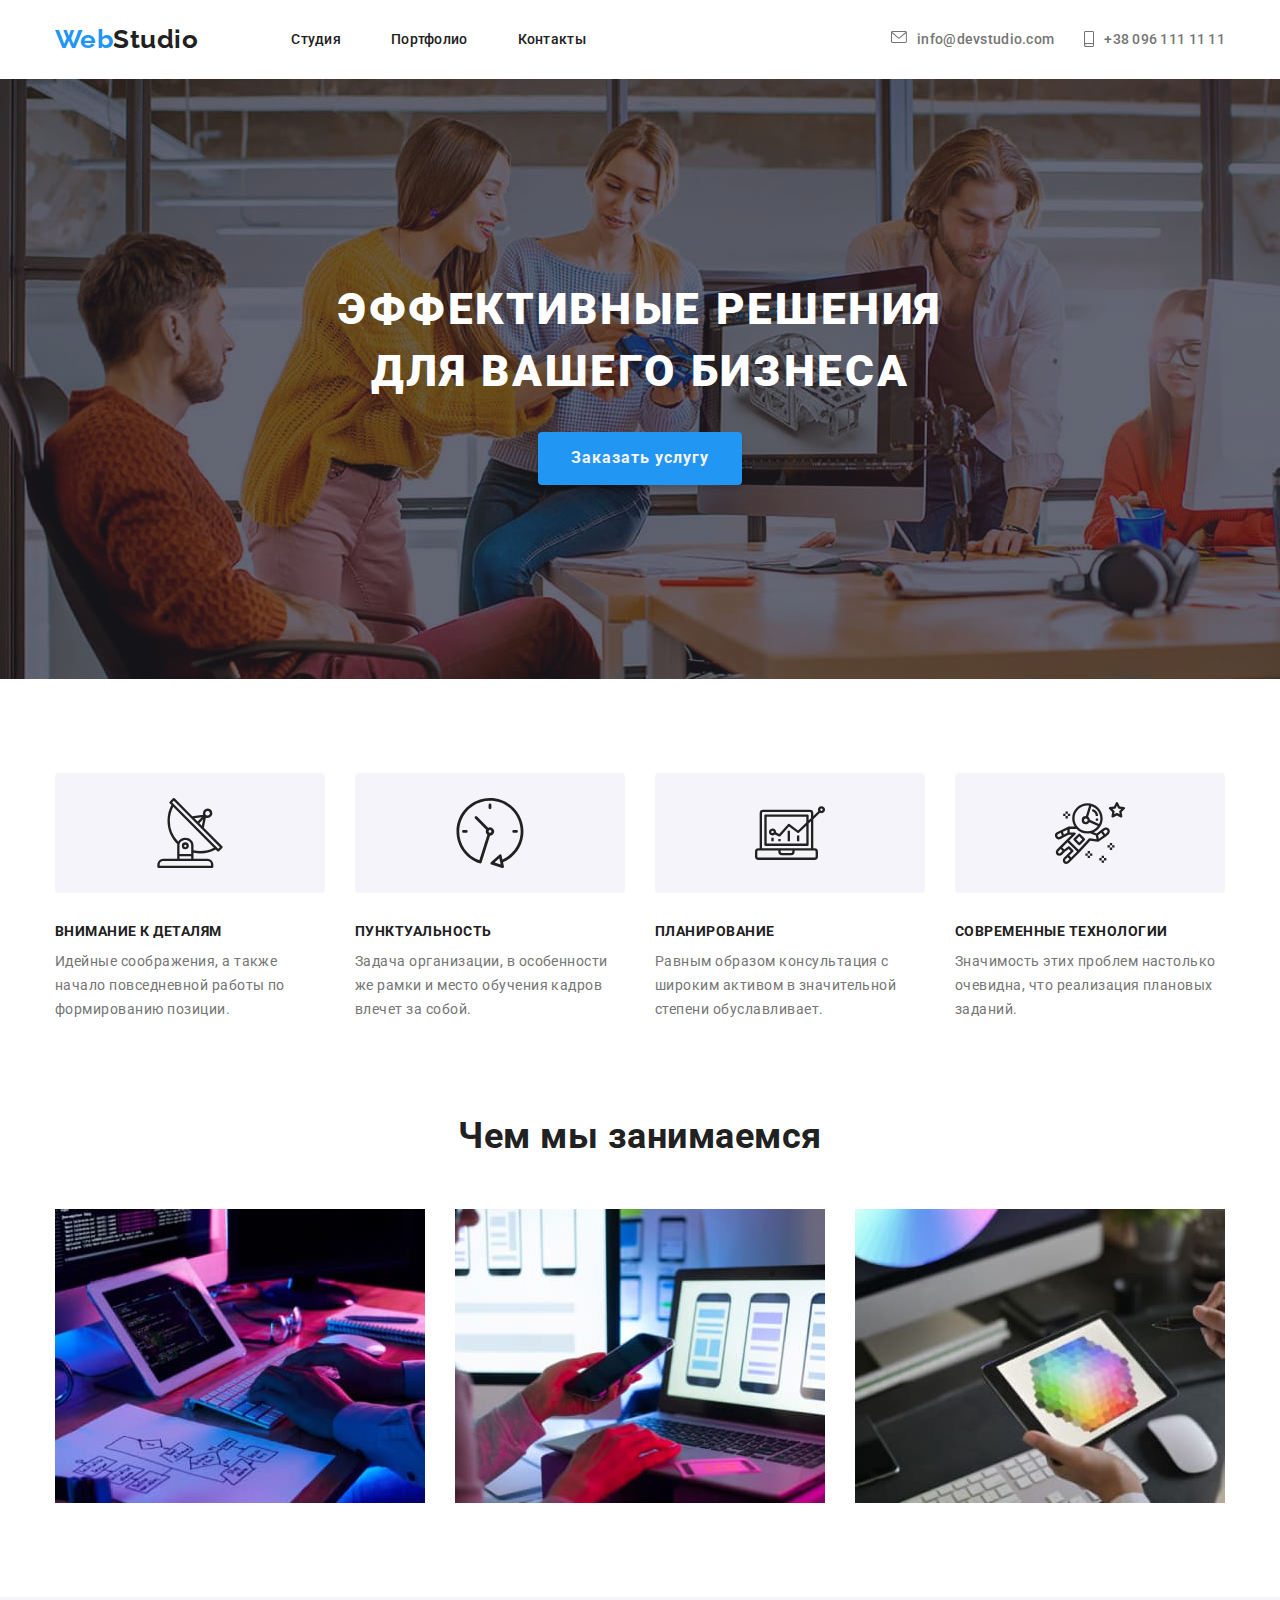
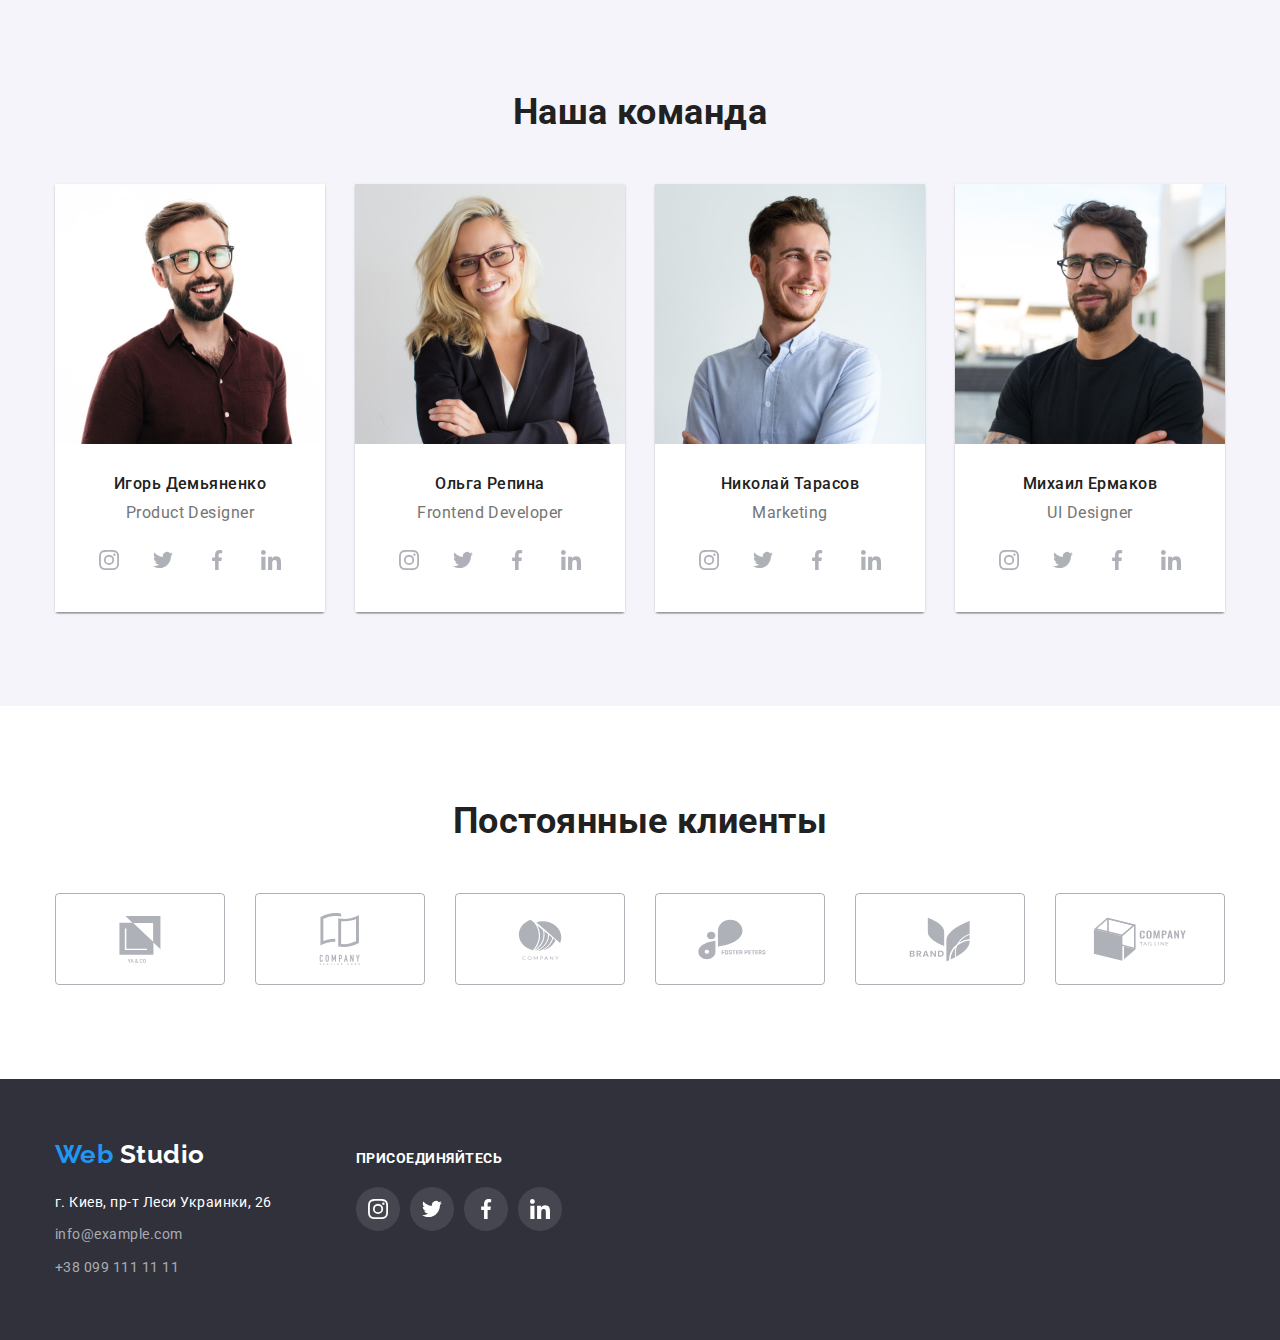
<file: index.html>
<!DOCTYPE html>
<html lang="ru">
  <head>
    <meta charset="UTF-8" />
    <meta http-equiv="X-UA-Compatible" content="IE=edge" />
    <meta name="viewport" content="width=device-width, initial-scale=1.0" />
    <title>Document</title>
    <link
      href="https://fonts.googleapis.com/css2?family=Raleway:wght@700&family=Roboto:wght@400;500;700;900&display=swap"
      rel="stylesheet"
    />
    <link
      rel="stylesheet"
      href="https://cdnjs.cloudflare.com/ajax/libs/modern-normalize/1.1.0/modern-normalize.min.css"
    />
    <link rel="stylesheet" href="./css/styles.css" />
  </head>
  <body>
    <!--Header-->
    <header class="page-header">
      <div class="container main-nav">
        <nav class="main-nav">
          <a lang="en" href="./index.html" class="logo link"
            ><span class="web"> Web</span>Studio</a
          >
          <ul class="site-nav list">
            <li class="site-nav-item">
              <a href="./index.html" class="site-nav-link link">Студия</a>
            </li>
            <li class="site-nav-item">
              <a href="./portfolio.html" class="site-nav-link link"
                >Портфолио</a
              >
            </li>
            <li class="site-nav-item">
              <a href="" class="site-nav-link link">Контакты</a>
            </li>
          </ul>
        </nav>
        <ul class="contact-nav list">
          <li class="contact-nav-item">
            <a href="mailto:info@devstudio.com" class="contact-nav-link link">
              <svg class="icon-envelope">
                <use href="./images/icons.svg#icon-envelope"></use>
              </svg>
              info@devstudio.com
            </a>
          </li>
          <li class="contact-nav-item">
            <a href="tel:+380961111111" class="contact-nav-link link">
              <svg class="icon-smartphone">
                <use href="./images/icons.svg#icon-smartphone"></use>
              </svg>
              +38 096 111 11 11
            </a>
          </li>
        </ul>
      </div>
    </header>
    <main>
      <!--Hero секция1-->
      <section class="hero section">
        <div class="container">
          <h1 class="hero-title">
            Эффективные решения <br />
            для вашего бизнеса
          </h1>
          <button type="button" class="main-button">Заказать услугу</button>
        </div>
      </section>
      <!--Преимущества секция2-->
      <section class="advantage section">
        <div class="container">
          <h2 class="advantage-list">Список преимуществ</h2>
          <ul class="advantage-content list">
            <li class="advantage-item">
              <div class="icon-background">
                <svg class="icon-antenna">
                  <use href="./images/icons.svg#icon-antenna"></use>
                </svg>
              </div>
              <h3 class="advantage-list-item">Внимание к деталям</h3>
              <p class="advantage-list-text text">
                Идейные соображения, а также начало повседневной работы по
                формированию позиции.
              </p>
            </li>
            <li class="advantage-item">
              <div class="icon-background">
                <svg class="icon-clock">
                  <use href="./images/icons.svg#icon-clock"></use>
                </svg>
              </div>
              <h3 class="advantage-list-item">Пунктуальность</h3>
              <p class="advantage-list-text text">
                Задача организации, в особенности же рамки и место обучения
                кадров влечет за собой.
              </p>
            </li>
            <li class="advantage-item">
              <div class="icon-background">
                <svg class="icon-diagram">
                  <use href="./images/icons.svg#icon-diagram"></use>
                </svg>
              </div>
              <h3 class="advantage-list-item">Планирование</h3>
              <p class="advantage-list-text text">
                Равным образом консультация с широким активом в значительной
                степени обуславливает.
              </p>
            </li>
            <li class="advantage-item">
              <div class="icon-background">
                <svg class="icon-astronaut">
                  <use href="./images/icons.svg#icon-astronaut"></use>
                </svg>
              </div>
              <h3 class="advantage-list-item">Современные технологии</h3>
              <p class="advantage-list-text text">
                Значимость этих проблем настолько очевидна, что реализация
                плановых заданий.
              </p>
            </li>
          </ul>
        </div>
      </section>
      <!--Чем мы занимаемся секция3-->
      <section class="responsibilities section">
        <div class="container">
          <h2 class="responsibilities-list">Чем мы занимаемся</h2>
          <ul class="responsibilities-content list">
            <li class="responsibilities-item">
              <img
                class="responsibilities-image"
                src="./images/section-pictures/soft-architecture.jpg"
                alt="руки на клавиатуре, набирающие код"
                width="370"
              />
            </li>
            <li class="responsibilities-item">
              <img
                class="responsibilities-image"
                src="./images/section-pictures/screen-design.jpg"
                alt="выбор дизайна разметки страницы на мониторе компьютера"
                width="370"
              />
            </li>
            <li class="responsibilities-item">
              <img
                class="responsibilities-image"
                src="./images/section-pictures/color-design.jpg"
                alt="выбор цветов на екране планшета"
                width="370"
              />
            </li>
          </ul>
        </div>
      </section>
      <!--Наша команда секция4-->
      <section class="team section">
        <div class="container">
          <h2 class="team-list">Наша команда</h2>
          <ul class="team-pics list">
            <li class="team-item">
              <img
                class="team-image"
                src="./images/section-people/igor.jpg"
                alt="Игорь Демьяненко"
              />
              <div class="member-description">
                <h3 class="team-member">Игорь Демьяненко</h3>
                <p lang="en" class="team-member-text text">Product Designer</p>
                <ul class="member-icon list">
                  <li class="icon-list">
                    <a href="" class="icon-link">
                      <svg class="icon-instagram">
                        <use href="./images/icons.svg#icon-instagram"></use>
                        instagram
                      </svg>
                    </a>
                  </li>

                  <li class="icon-list">
                    <a href="" class="icon-link">
                      <svg class="icon-twitter">
                        <use href="./images/icons.svg#icon-twitter"></use>
                        twitter
                      </svg>
                    </a>
                  </li>

                  <li class="icon-list">
                    <a href="" class="icon-link">
                      <svg class="icon-facebook">
                        <use href="./images/icons.svg#icon-facebook"></use>
                        facebook
                      </svg>
                    </a>
                  </li>

                  <li class="icon-list">
                    <a href="" class="icon-link">
                      <svg class="icon-linkedin">
                        <use href="./images/icons.svg#icon-linkedin"></use>
                        linkedin
                      </svg>
                    </a>
                  </li>
                </ul>
              </div>
            </li>
            <li class="team-item">
              <img
                class="team-image"
                src="./images/section-people/olga.jpg"
                alt="Ольга Репина"
                width="270"
              />
              <div class="member-description">
                <h3 class="team-member">Ольга Репина</h3>
                <p lang="en" class="team-member-text text">
                  Frontend Developer
                </p>
                <ul class="member-icon list">
                  <li class="icon-list">
                    <a href="" class="icon-link">
                      <svg class="icon-instagram">
                        <use href="./images/icons.svg#icon-instagram"></use>
                        instagram
                      </svg>
                    </a>
                  </li>

                  <li class="icon-list">
                    <a href="" class="icon-link">
                      <svg class="icon-twitter">
                        <use href="./images/icons.svg#icon-twitter"></use>
                        twitter
                      </svg>
                    </a>
                  </li>

                  <li class="icon-list">
                    <a href="" class="icon-link">
                      <svg class="icon-facebook">
                        <use href="./images/icons.svg#icon-facebook"></use>
                        facebook
                      </svg>
                    </a>
                  </li>

                  <li class="icon-list">
                    <a href="" class="icon-link">
                      <svg class="icon-linkedin">
                        <use href="./images/icons.svg#icon-linkedin"></use>
                        linkedin
                      </svg>
                    </a>
                  </li>
                </ul>
              </div>
            </li>
            <li class="team-item">
              <img
                class="team-image"
                src="./images/section-people/nikolai.jpg"
                alt="Николай Тарасов"
                width="270"
              />
              <div class="member-description">
                <h3 class="team-member">Николай Тарасов</h3>
                <p lang="en" class="team-member-text text">Marketing</p>
                <ul class="member-icon list">
                  <li class="icon-list">
                    <a href="" class="icon-link">
                      <svg class="icon-instagram">
                        <use href="./images/icons.svg#icon-instagram"></use>
                        instagram
                      </svg>
                    </a>
                  </li>

                  <li class="icon-list">
                    <a href="" class="icon-link">
                      <svg class="icon-twitter">
                        <use href="./images/icons.svg#icon-twitter"></use>
                        twitter
                      </svg>
                    </a>
                  </li>

                  <li class="icon-list">
                    <a href="" class="icon-link">
                      <svg class="icon-facebook">
                        <use href="./images/icons.svg#icon-facebook"></use>
                        facebook
                      </svg>
                    </a>
                  </li>

                  <li class="icon-list">
                    <a href="" class="icon-link">
                      <svg class="icon-linkedin">
                        <use href="./images/icons.svg#icon-linkedin"></use>
                        linkedin
                      </svg>
                    </a>
                  </li>
                </ul>
              </div>
            </li>
            <li class="team-item">
              <img
                class="team-image"
                src="./images/section-people/mikhail.jpg"
                alt="Михаил Ермаков"
                width="270"
              />
              <div class="member-description">
                <h3 class="team-member">Михаил Ермаков</h3>
                <p lang="en" class="team-member-text text">UI Designer</p>
                <ul class="member-icon list">
                  <li class="icon-list">
                    <a href="" class="icon-link">
                      <svg class="icon-instagram">
                        <use href="./images/icons.svg#icon-instagram"></use>
                        instagram
                      </svg>
                    </a>
                  </li>
                  <li class="icon-list">
                    <a href="" class="icon-link">
                      <svg class="icon-twitter">
                        <use href="./images/icons.svg#icon-twitter"></use>
                        twitter
                      </svg>
                    </a>
                  </li>
                  <li class="icon-list">
                    <a href="" class="icon-link">
                      <svg class="icon-facebook">
                        <use href="./images/icons.svg#icon-facebook"></use>
                        facebook
                      </svg>
                    </a>
                  </li>
                  <li class="icon-list">
                    <a href="" class="icon-link">
                      <svg class="icon-linkedin">
                        <use href="./images/icons.svg#icon-linkedin"></use>
                        linkedin
                      </svg>
                    </a>
                  </li>
                </ul>
              </div>
            </li>
          </ul>
        </div>
      </section>
      <!-- Постоянные клиенты секция5-->
      <section>
         <div class="container">
        <h2 class="constant-clients">Постоянные клиенты</h3>
        <ul class="client-galery list">
          <li class="client-list">
            <a href="" class="client-icon">
              <svg class="icon-ya-ko">
                <use href="./images/icons.svg#icon-ya-ko"></use>
                ya-ko company
              </svg>
            </a>
          </li>
          <li class="client-list">
            <a href="" class="client-icon">
              <svg class="icon-tagline-here">
                <use href="./images/icons.svg#icon-tagline-here"></use>
                tagline-her company
              </svg>
            </a>
          </li>
          <li class="client-list">
            <a href="" class="client-icon">
              <svg class="icon-company">
                <use href="./images/icons.svg#icon-company"></use>
                icon company
              </svg>
            </a>
          </li>
          <li class="client-list">
            <a href="" class="client-icon">
              <svg class="icon-foster-peters">
                <use href="./images/icons.svg#icon-foster-peters"></use>
                foster-peters company
              </svg>
            </a>
          </li>
          <li class="client-list">
            <a href="" class="client-icon">
              <svg class="icon-brand">
                <use href="./images/icons.svg#icon-brand"></use>
                brand company
              </svg>
            </a>
          </li>
          <li class="client-list">
            <a href="" class="client-icon">
              <svg class="icon-tag-line">
                <use href="./images/icons.svg#icon-tag-line"></use>
                tag-line company
              </svg>
            </a>
          </li>
        </ul>
        </div>
      </section>
    </main>

    <!--Footer-->
    <footer class="footer">
      <div class="container footer-container">
        <div class="address-container">
          <a lang="en" href="./index.html" class="logo-footer link"
            ><span class="web-footer">Web</span>
            <span class="studio-footer">Studio</span>
          </a>
          <address>
            <ul class="nav-footer list">
              <li class="footer-address">
                <a href="" class="nav-footer-adress link"
                  >г. Киев, пр-т Леси Украинки, 26
                </a>
              </li>
              <li class="footer-address">
                <a
                  href="mailto:info@example.com"
                  class="nav-footer-contact link"
                  >info@example.com
                </a>
              </li>
              <li class="footer-address">
                <a href="tel:+380991111111" class="nav-footer-contact link"
                  >+38 099 111 11 11
                </a>
              </li>
            </ul>
          </address>
        </div>
      
        <!--social link icons footer-->
        <div class="join-container">
          <h3 class="join">присоединяйтесь</h3>
          <ul class="member-icon-footer list">
            <li class="link-list">
              <a href="" class="icon-link-footer">
                <svg class="icon-instagram-footer">
                  <use href="./images/icons.svg#icon-instagram"></use>
                  instagram
                </svg>
              </a>
            </li>
            <li class="link-list">
              <a href="" class="icon-link-footer">
                <svg class="icon-twitter-footer">
                  <use href="./images/icons.svg#icon-twitter"></use>
                  twitter
                </svg>
              </a>
            </li>
            <li class="link-list">
              <a href="" class="icon-link-footer">
                <svg class="icon-facebook-footer">
                  <use href="./images/icons.svg#icon-facebook"></use>
                  facebook
                </svg>
              </a>
            </li>
            <li class="link-list">
              <a href="" class="icon-link-footer">
                <svg class="icon-linkedin-footer">
                  <use href="./images/icons.svg#icon-linkedin"></use>
                  linkedin
                </svg>
              </a>
            </li>
          </ul>
        </div>
      </div>
      </div>
    </footer>
  </body>
</html>
</file>
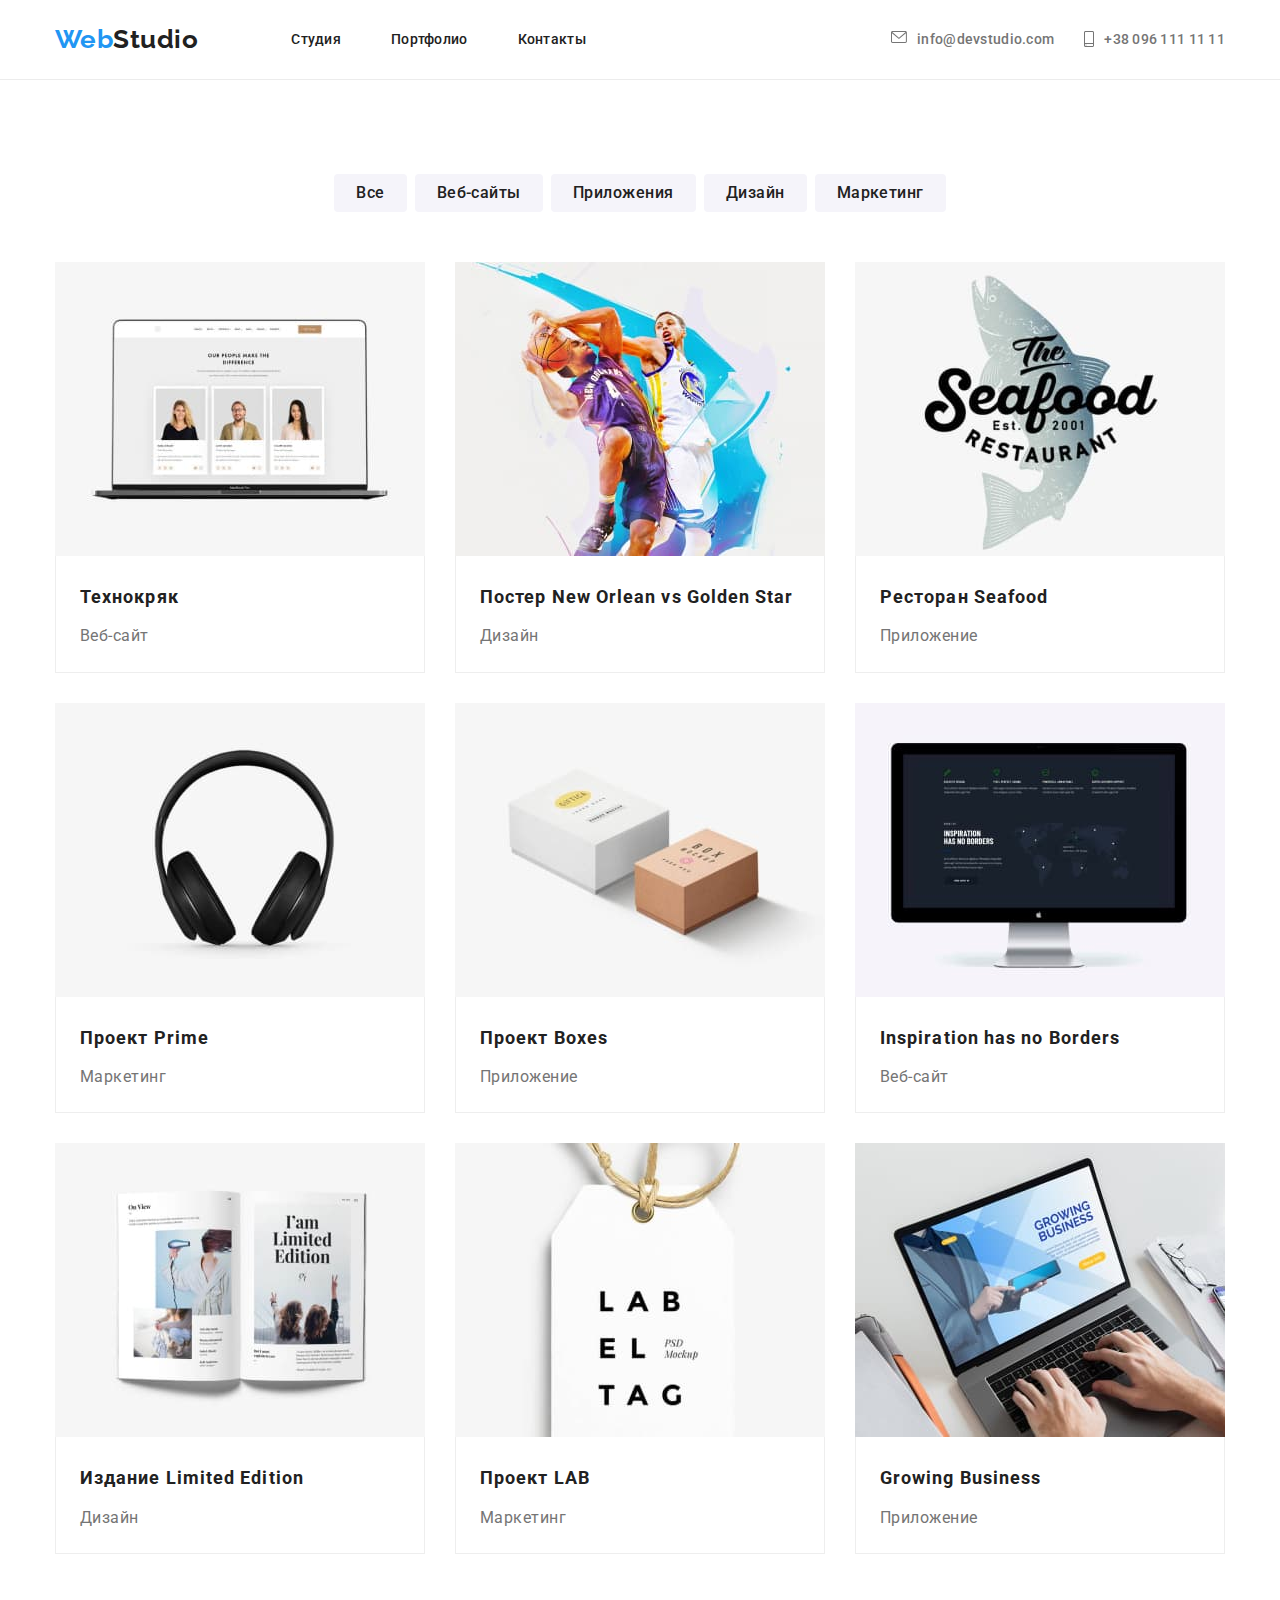
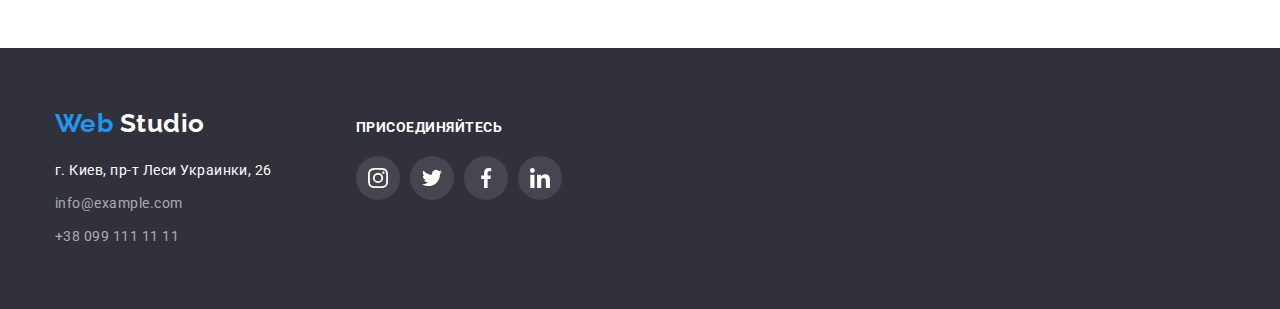
<file: portfolio.html>
<!DOCTYPE html>
<html lang="ru">
  <head>
    <meta charset="UTF-8" />
    <meta http-equiv="X-UA-Compatible" content="IE=edge" />
    <meta name="viewport" content="width=device-width, initial-scale=1.0" />
    <title>Document</title>
    <link
      href="https://fonts.googleapis.com/css2?family=Raleway:wght@700&family=Roboto:wght@400;500;700;900&display=swap"
      rel="stylesheet"
    />
    <link
      rel="stylesheet"
      href="https://cdnjs.cloudflare.com/ajax/libs/modern-normalize/1.1.0/modern-normalize.min.css"
    />
    <link rel="stylesheet" href="./css/styles.css" />
  </head>
  <body>
    <!--Header-->
    <header class="page-header-portfolio">
      <div class="container main-nav">
        <nav class="main-nav">
          <a lang="en" href="./index.html" class="logo link"
            ><span class="web"> Web</span>Studio</a
          >
          <ul class="site-nav list">
            <li class="site-nav-item">
              <a href="./index.html" class="site-nav-link link">Студия</a>
            </li>
            <li class="site-nav-item">
              <a href="./portfolio.html" class="site-nav-link link"
                >Портфолио</a
              >
            </li>
            <li class="site-nav-item">
              <a href="" class="site-nav-link link">Контакты</a>
            </li>
          </ul>
        </nav>
        <ul class="contact-nav list">
          <li class="contact-nav-item">
            <a href="mailto:info@devstudio.com" class="contact-nav-link link">
              <svg class="icon-envelope">
                <use href="./images/icons.svg#icon-envelope"></use>
              </svg>
              info@devstudio.com
            </a>
          </li>
          <li class="contact-nav-item">
            <a href="tel:+380961111111" class="contact-nav-link link">
              <svg class="icon-smartphone">
                <use href="./images/icons.svg#icon-smartphone"></use>
              </svg>
              +38 096 111 11 11
            </a>
          </li>
        </ul>
      </div>
    </header>
    <!--Main - the only one section-->
    <main>
      <section class="portfolio">
        <div class="container portfolio-content">
          <h1 class="portfolio-title">Проекты студии</h1>
          <!--Кнопки-фильтры-->
          <ul class="button-list list">
            <li class="button-item">
              <button type="button" class="portfolio-button">Все</button>
            </li>
            <li class="button-item">
              <button type="button" class="portfolio-button">Веб-сайты</button>
            </li>
            <li class="button-item">
              <button type="button" class="portfolio-button">Приложения</button>
            </li>
            <li class="button-item">
              <button type="button" class="portfolio-button">Дизайн</button>
            </li>
            <li class="button-item">
              <button type="button" class="portfolio-button">Маркетинг</button>
            </li>
          </ul>
          <!--Галерея-->
          <ul class="portfolio-galery list">
            <li class="portfolio-item">
              <a class="link" href="">
                <img
                  src="./images/project-technokriak.jpg"
                  alt="Технокряк"
                  width="370"
                  class="portfollio-img"
                />
                <div class="item-description">
                  <h2 class="portfolio-name">Технокряк</h2>
                  <p class="portfolio-description text">Веб-сайт</p>
                </div>
              </a>
            </li>
            <li class="portfolio-item">
              <a href="" class="link">
                <img
                  src="./images/new-orlean-vs-golden-star.jpg"
                  alt="Дизайн постера баскетнбольной игры"
                  width="370"
                  class="portfollio-img"
                />
                <div class="item-description">
                  <h2 class="portfolio-name">
                    Постер New Orlean vs Golden Star
                  </h2>
                  <p class="portfolio-description text">Дизайн</p>
                </div>
              </a>
            </li>
            <li class="portfolio-item">
              <a href="" class="link">
                <img
                  src="./images/seafood-rest.jpg"
                  alt="Лого ресторана морской еды"
                  width="370"
                  class="portfollio-img"
                />
                <div class="item-description">
                  <h2 class="portfolio-name">Ресторан Seafood</h2>
                  <p class="portfolio-description text">Приложение</p>
                </div>
              </a>
            </li>
            <li class="portfolio-item">
              <a href="" class="link">
                <img
                  src="./images/prime-project.jpg"
                  alt="Проект Прайм"
                  width="370"
                  class="portfollio-img"
                />
                <div class="item-description">
                  <h2 class="portfolio-name">Проект Prime</h2>
                  <p class="portfolio-description text">Маркетинг</p>
                </div>
              </a>
            </li>
            <li class="portfolio-item">
              <a href="" class="link">
                <img
                  src="./images/boxes-project.jpg"
                  alt="Проект коробки"
                  width="370"
                  class="portfollio-img"
                />
                <div class="item-description">
                  <h2 class="portfolio-name">Проект Boxes</h2>
                  <p class="portfolio-description text">Приложение</p>
                </div>
              </a>
            </li>
            <li class="portfolio-item">
              <a href="" class="link">
                <img
                  src="./images/inspiration-has-no-borders.jpg"
                  alt="Монитор с вебсайтом компании"
                  width="370"
                  class="portfollio-img"
                />
                <div class="item-description">
                  <h2 class="portfolio-name">Inspiration has no Borders</h2>
                  <p class="portfolio-description text">Веб-сайт</p>
                </div>
              </a>
            </li>
            <li class="portfolio-item">
              <a href="" class="link">
                <img
                  src="./images/limited-edition.jpg"
                  alt="Разворот журнала"
                  width="370"
                  class="portfollio-img"
                />
                <div class="item-description">
                  <h2 class="portfolio-name">Издание Limited Edition</h2>
                  <p class="portfolio-description text">Дизайн</p>
                </div>
              </a>
            </li>
            <li class="portfolio-item">
              <a href="" class="link">
                <img
                  src="./images/lab-project.jpg"
                  alt="Ярлык с названием компании"
                  width="370"
                  class="portfollio-img"
                />
                <div class="item-description">
                  <h2 class="portfolio-name">Проект LAB</h2>
                  <p class="portfolio-description text">Маркетинг</p>
                </div>
              </a>
            </li>
            <li class="portfolio-item">
              <a href="" class="link">
                <img
                  src="./images/growing-business.jpg"
                  alt="Руки на ноутбуке"
                  width="370"
                  class="portfollio-img"
                />
                <div class="item-description">
                  <h2 class="portfolio-name">Growing Business</h2>
                  <p class="portfolio-description text">Приложение</p>
                </div>
              </a>
            </li>
          </ul>
        </div>
      </section>
    </main>
     <!--Footer-->
    <footer class="footer">
      <div class="container footer-container">
        <div class="address-container">
          <a lang="en" href="./index.html" class="logo-footer link"
            ><span class="web-footer">Web</span>
            <span class="studio-footer">Studio</span>
          </a>
          <address>
            <ul class="nav-footer list">
              <li class="footer-address">
                <a href="" class="nav-footer-adress link"
                  >г. Киев, пр-т Леси Украинки, 26
                </a>
              </li>
              <li class="footer-address">
                <a
                  href="mailto:info@example.com"
                  class="nav-footer-contact link"
                  >info@example.com
                </a>
              </li>
              <li class="footer-address">
                <a href="tel:+380991111111" class="nav-footer-contact link"
                  >+38 099 111 11 11
                </a>
              </li>
            </ul>
          </address>
        </div>
      
        <!--social link icons footer-->
        <div class="join-container">
          <h3 class="join">присоединяйтесь</h3>
          <ul class="member-icon-footer list">
            <li class="link-list">
              <a href="" class="icon-link-footer">
                <svg class="icon-instagram-footer">
                  <use href="./images/icons.svg#icon-instagram"></use>
                  instagram
                </svg>
              </a>
            </li>
            <li class="link-list">
              <a href="" class="icon-link-footer">
                <svg class="icon-twitter-footer">
                  <use href="./images/icons.svg#icon-twitter"></use>
                  twitter
                </svg>
              </a>
            </li>
            <li class="link-list">
              <a href="" class="icon-link-footer">
                <svg class="icon-facebook-footer">
                  <use href="./images/icons.svg#icon-facebook"></use>
                  facebook
                </svg>
              </a>
            </li>
            <li class="link-list">
              <a href="" class="icon-link-footer">
                <svg class="icon-linkedin-footer">
                  <use href="./images/icons.svg#icon-linkedin"></use>
                  linkedin
                </svg>
              </a>
            </li>
          </ul>
        </div>
      </div>
      </div>
    </footer>
  </body>
</html>
</file>
<file: css/styles.css>
:root {
    --primary-text-color: #212121;
    --secondary-text-color: #757575;
    --accent-color: #2196F3;
    --primary-background-color: #FFFFFF;
    --secondary-background-color: #F5F4FA;
    --footer-color: hsl(235, 10%, 21%);
    --icon-color: #AFB1B8;
}

/*для разметки
header,
div,
footer,
section,
main,
ul,
li,
h1,
h2,
h3,
p {
    outline: 2px solid tomato;
}*/

/*скидываем точки возле списка и марджины для ul*/
.list {
    list-style: none;
}

/*«B1» глобальне скидання стилів <h1>...<h6>, <p>і <ul>.*/
h1,
h2,
h3,
p,
ul,
li {
    margin-top: 0;
    margin-bottom: 0;
    padding: 0;
}

/*скидываем подчеркивания линков*/
.link {
    text-decoration: none;
}

/*текст тега р*/
.text {
    color: var(--secondary-text-color);
}

/*«B15» Для всіх .section padding верх низ 94 */
.section {
    padding-top: 94px;
    padding-bottom: 94px;
}

/*body */
body {
    background-color: var(--primary-background-color);
    color: var(--primary-text-color);
    font-family: 'Roboto', sans-serif;
    letter-spacing: 0.03em;
    margin: 0 auto;
}

.container {
    width: 1200px;
    padding-left: 15px;
    padding-right: 15px;
    margin: 0 auto;
}

.main-nav {
    display: flex;
    align-items: center;
}

/*page-header*/
.page-header {
    padding-top: 24px;
    padding-bottom: 24px;
    /*background-color: #ccc;*/
}

.page-header-portfolio {
    padding-top: 24px;
    padding-bottom: 24px;
    border-bottom: 1px solid #ECECEC;
}


/*logo header*/
.logo {
    color: var(--primary-text-color);
    font-family: 'Raleway', sans-serif;
    font-weight: 700;
    font-size: 26px;
    line-height: 1.2;
    margin-right: 93px;
}

.logo>.web {
    color: var(--accent-color);
}

/* список навигации header*/
.site-nav {
    display: flex;
}

.site-nav-item {
    margin-right: 50px;
}

.site-nav-item:last-child {
    margin-right: 0;
}

.site-nav-link {
    color: var(--primary-text-color);
    font-weight: 500;
    font-size: 14px;
    line-height: 1.2;
    letter-spacing: 0.02em;
}

.site-nav-link:hover,
.site-nav-link:focus {
    color: var(--accent-color);

}

/* список контактов header*/
.contact-nav {
    display: flex;
    margin-left: auto;
}

.contact-nav-item:not(:last-child) {
    margin-right: 30px;
}

.contact-nav-link {
    display: flex;
    color: var(--secondary-text-color);
    font-weight: 500;
    font-size: 14px;
    line-height: 1.2;
    letter-spacing: 0.02em;
}

.contact-nav-link:hover,
.contact-nav-link:focus {
    color: var(--accent-color);
}

/*иконки header*/
.icon-envelope {
    width: 16px;
    height: 12px;
    margin-right: 10px;
    fill: currentColor;
}

.icon-smartphone {
    width: 10px;
    height: 16px;
    margin-right: 10px;
    fill: currentColor;
}

/*первая секция Hero*/

.hero {
    height: 600px;
    max-width: 1600px;
    margin-left: auto;
    margin-right: auto;
    padding-bottom: 200px;
    padding-top: 200px;
    background-repeat: no-repeat;
    background-position: center;
    background-size: cover;
    background: #C4C4C4;
    background-image: linear-gradient(rgba(47, 48, 58, 0.4),
            rgba(47, 48, 58, 0.4)),
        url("../images/hero-img.jpg");
}

.hero-title {
    font-weight: 900;
    font-size: 44px;
    line-height: 1.4;
    text-align: center;
    letter-spacing: 0.06em;
    text-transform: uppercase;
    margin-bottom: 30px;
    color: var(--primary-background-color);
}

/*main-button для index.html */
.main-button {
    background-color: var(--accent-color);
    color: var(--secondary-background-color);
    font-family: inherit;
    font-weight: 700;
    font-size: 16px;
    line-height: 1.9;
    display: flex;
    align-items: center;
    text-align: center;
    letter-spacing: 0.06em;
    cursor: pointer;
    margin-left: auto;
    margin-right: auto;
    min-width: 200px;
    padding: 10px 32px;
    box-shadow: 0px 4px 4px rgba(0, 0, 0, 0.15);
    border-radius: 4px;
    border: 1px solid transparent;
}

/*вторая секция advantage*/
/* скрываем h2 .advantage-lis - как костыль, на след занятиях разберем*/
.advantage-list {
    display: none;
}

.advantage-content {
    display: flex;
}

.advantage-item {
    width: 270;
}

.advantage-item:not(:last-child) {
    margin-right: 30px;
}

.advantage-list-item {
    font-weight: 700;
    font-size: 14px;
    line-height: 1.2;
    text-transform: uppercase;
    margin-bottom: 10px;
}

.advantage-list-text {
    font-size: 14px;
    line-height: 1.7;
}


/*icons for Преимущества секция2*/
.icon-background {
    background-color: var(--secondary-background-color);
    width: 270px;
    height: 120px;
    display: flex;
    align-items: center;
    justify-content: center;
    border-radius: 4px;
    margin-bottom: 30px;
}

.icon-antenna {
    width: 70px;
    height: 70px;
    background-position: center;
    fill: var(--primary-text-color);
}

.icon-clock {
    width: 70px;
    height: 70px;
    background-position: center;
    fill: var(--primary-text-color);
}

.icon-diagram {
    width: 70px;
    height: 70px;
    background-position: center;
    fill: var(--primary-text-color);
}

.icon-astronaut {
    width: 70px;
    height: 70px;
    background-position: center;
    fill: var(--primary-text-color);
}

/*.advantage-item::before{
    display: block;
    content: "";
    height: 120px;
    background-color:var(--secondary-background-color);
    border-radius: 4px;
    background-repeat: no-repeat;
    background-position: center;
    }*/

/*третья секция responsibilities*/
.responsibilities {
    padding-top: 0;
}

.responsibilities-image {
    display: block;
}

.responsibilities-content {
    display: flex;
}

.responsibilities-item:not(:last-child) {
    margin-right: 30px;
}

.responsibilities-list {
    font-weight: 700;
    font-size: 36px;
    line-height: 1.2;
    text-align: center;
    margin-bottom: 50px;
}

/*четвертая секция team*/
.team {
    background-color: var(--secondary-background-color);
}

.team-pics {
    display: inline-flex;
}

.team-image {
    display: block;
    width: 270px;
}

.team-item:not(:last-child) {
    margin-right: 30px;
}

.team-item {
    box-shadow: 0px 1px 3px rgba(0, 0, 0, 0.12), 0px 1px 1px rgba(0, 0, 0, 0.14), 0px 2px 1px rgba(0, 0, 0, 0.2);
    border-radius: 0px 0px 4px 4px;
}

.member-description {
    background-color: var(--primary-background-color);
    padding-top: 30px;
    padding-bottom: 30px;
}

.team-list {
    font-weight: 700;
    font-size: 36px;
    line-height: 1.2;
    text-align: center;
    margin-bottom: 50px;
}

.team-member {
    font-weight: 500;
    font-size: 16px;
    line-height: 1.2;
    text-align: center;
    min-width: 270px;
    margin-bottom: 10px;
}

.team-member-text {
    font-size: 16px;
    line-height: 1.2;
    text-align: center;
    min-width: 270px;
    margin-bottom: 16px;
}

/* icons for Наша команда секция4*/

.member-icon {
    display: flex;
    align-items: center;
    justify-content: center;
}

.icon-list:not(:last-child) {
    margin-right: 10px;
}

.icon-link {
    display: flex;
    width: 44px;
    height: 44px;
    border-radius: 50%;
    align-items: center;
    justify-content: center;
}

.icon-link:hover,
.icon-link:focus {
    background-color: var(--accent-color);
}

.icon-link:hover .icon-instagram,
.icon-link:focus .icon-instagram {
    fill: var(--primary-background-color);
}

.icon-instagram {
    width: 20px;
    height: 20px;
    fill: var(--icon-color);
}

.icon-twitter {
    width: 20px;
    height: 20px;
    fill: var(--icon-color);
}

.icon-link:hover .icon-twitter,
.icon-link:focus .icon-twitter {
    fill: var(--primary-background-color);
}

.icon-facebook {
    width: 20px;
    height: 20px;
    fill: var(--icon-color);
}

.icon-link:hover .icon-facebook,
.icon-link:focus .icon-facebook {
    fill: var(--primary-background-color);
}

.icon-linkedin {
    width: 20px;
    height: 20px;
    fill: var(--icon-color);
}

.icon-link:hover .icon-linkedin,
.icon-link:focus .icon-linkedin {
    fill: var(--primary-background-color);
}

/* Постоянные клиенты*/
.constant-clients {
    font-weight: 700;
    font-size: 36px;
    line-height: 1.2;
    text-align: center;
    margin-top: 94px;
    margin-bottom: 50px;
}

.client-galery {
    display: flex;
    align-items: center;
    justify-content: center;
}

.client-icon {
    width: 170px;
    height: 92px;
    display: flex;
    align-items: center;
    justify-content: center;
    border: 1px solid var(--icon-color);
    border-radius: 4px;
    margin-bottom: 94px;
}

.client-icon:hover,
.client-icon:focus {
    border-color: var(--accent-color);
}

.client-list:not(:last-child) {
    margin-right: 30px;
}

.icon-ya-ko {
    width: 41x;
    height: 47px;
    background-position: center;
    fill: var(--icon-color);
}

.client-icon:hover .icon-ya-ko,
.client-icon:focus .icon-ya-ko {
    fill: var(--accent-color);
}

.icon-tagline-here {
    width: 40x;
    height: 52px;
    background-position: center;
    fill: var(--icon-color);
}

.client-icon:hover .icon-tagline-here,
.client-icon:focus .icon-tagline-here {
    fill: var(--accent-color);
}

.icon-company {
    width: 43x;
    height: 41px;
    background-position: center;
    fill: var(--icon-color);
}

.client-icon:hover .icon-company,
.client-icon:focus .icon-company {
    fill: var(--accent-color);
}

.icon-foster-peters {
    width: 84x;
    height: 41px;
    background-position: center;
    fill: var(--icon-color);
}

.client-icon:hover .icon-foster-peters,
.client-icon:focus .icon-foster-peters {
    fill: var(--accent-color);
}

.icon-brand {
    width: 63x;
    height: 45px;
    background-position: center;
    fill: var(--icon-color);
}

.client-icon:hover .icon-brand,
.client-icon:focus .icon-brand {
    fill: var(--accent-color);
}

.icon-tag-line {
    width: 94px;
    height: 44px;
    background-position: center;
    fill: var(--icon-color);
}

.client-icon:hover .icon-tag-line,
.client-icon:focus .icon-tag-line {
    fill: var(--accent-color);
}


/*основная секция portfolio*/
.portfolio {
    padding-top: 94px;
    padding-bottom: 94px;
}

.portfolio-title {
    display: none;
}

.portfollio-img {
    display: block;
}

.portfolio-name {
    font-weight: 700;
    font-size: 18px;
    line-height: 2.3;
    color: var(--primary-text-color);
    letter-spacing: 0.06em;
    margin-bottom: 4px;
}

/*з 2ї ДЗ
.portfolio-name:hover,
.portfolio-name:focus {
    color: var(--accent-color);
}*/

.portfolio-description {
    font-size: 16px;
    line-height: 1.9;
}

/*з 2ї ДЗ
.portfolio-description:hover,
.portfolio-description:focus {
    color: var(--accent-color);
}*/

.portfolio-item {
    width: 370px;
    margin-right: 30px;
    margin-bottom: 30px;
}

.portfolio-item:nth-child(3n) {
    margin-right: 0px;
}

.portfolio-item:nth-last-child(-n+3) {
    margin-bottom: 0;
}

/*.portfolio-img:hover,
.portfolio-img:focus {
    color: var(--accent-color);
    margin-bottom: 20px;
}*/

.portfolio-img {
    display: block;
    margin-bottom: 20px;
}


.item-description {
    border: 1px solid #EEEEEE;
    border-top: none;
    padding: 20px 24px;
}

.portfolio-galery {
    display: flex;
    flex-wrap: wrap;
}

.portfolio-item:hover {
    box-shadow: 0px 1px 1px rgba(0, 0, 0, 0.12),
        0px 4px 4px rgba(0, 0, 0, 0.06),
        1px 4px 6px rgba(0, 0, 0, 0.16);
}

/*portfolio-button для portfolio.html*/

.portfolio-button {
    background-color: var(--secondary-background-color);
    color: var(--primary-text-color);
    font-family: inherit;
    font-weight: 500;
    font-size: 16px;
    line-height: 1.6;
    text-align: center;
    letter-spacing: 0.03em;
    cursor: pointer;
    border-radius: 4px;
    border: none;
    padding: 6px 22px;
}

.portfolio-button:hover,
.portfolio-button:focus {
    background-color: var(--accent-color);
    color: var(--primary-background-color);
    box-shadow: 0px 3px 1px rgba(0, 0, 0, 0.1),
        0px 1px 2px rgba(0, 0, 0, 0.08),
        0px 2px 2px rgba(0, 0, 0, 0.12);
}

.button-item:not(:last-child) {
    margin-right: 8px;
}

.button-list {
    margin-bottom: 50px;
    display: flex;
    justify-content: center;
}

/*footer*/
.footer {
    background-color: var(--footer-color);
    padding-top: 60px;
    padding-bottom: 60px;
    display: flex;
}

.footer-container {
    display: flex;
    align-items: baseline;
}

.address-container {
    width: 231px;
    margin-right: 70px;
}

.nav-footer {
    min-width: 231px;
}

.footer-address:not(:last-child) {
    margin-bottom: 9px;
}

.logo-footer {
    display: inline-block;
    font-family: 'Raleway', sans-serif;
    font-weight: 700;
    font-size: 26px;
    line-height: 1.2;
    min-width: 145px;
    margin-bottom: 20px;
}

.logo-footer>.web-footer {
    color: var(--accent-color);
}

.logo-footer>.studio-footer {
    color: var(--primary-background-color);
}

.nav-footer-adress {
    font-family: 'Roboto', sans-serif;
    font-style: normal;
    font-weight: 400;
    font-size: 14px;
    line-height: 1.7;
    color: var(--primary-background-color);
}

.nav-footer-adress:hover,
.nav-footer-adress:focus {
    color: var(--accent-color);
}

.nav-footer-contact {
    font-family: 'Roboto', sans-serif;
    font-style: normal;
    font-weight: 400;
    font-size: 14px;
    line-height: 1.7;
    color: rgba(255, 255, 255, 0.6);
}

.nav-footer-contact:hover,
.nav-footer-contact:focus {
    color: var(--accent-color);
}

/*social links footer*/

.join-cotainer {
    display: flex;
    flex-wrap: wrap;
    width: 206px;
    height: 80px;
    margin-top: 72px;
    margin-bottom: 100px;
}

.join {
    text-transform: uppercase;
    font-family: 'Roboto', sans-serif;
    font-weight: 700;
    font-size: 14px;
    line-height: 100%;
    line-height: 1.14;
    color: var(--primary-background-color);
    margin-bottom: 20px;
}

.member-icon-footer {
    display: flex;
}

.icon-link-footer {
    display: flex;
    width: 44px;
    height: 44px;
    border-radius: 50%;
    align-items: center;
    justify-content: center;
    background-color: rgba(255, 255, 255, 0.1);
}

.link-list:not(:last-child) {
    margin-right: 10px;
}

.icon-link-footer:hover,
.icon-link-footer:focus {
    background-color: var(--accent-color);
}

.icon-instagram-footer {
    width: 20px;
    height: 20px;
    fill: var(--primary-background-color);
}

.icon-instagram-footer:hover,
.icon-instagram-footer:focus {
    fill: var(--primary-background-color);
}

.icon-twitter-footer {
    width: 20px;
    height: 20px;
    fill: var(--primary-background-color);
}

.icon-twitter-footer:hover,
.icon-twitter-footer:focus {
    fill: var(--primary-background-color);
}

.icon-facebook-footer {
    width: 20px;
    height: 20px;
    fill: var(--primary-background-color);
}

.icon-facebook-footer:hover,
.icon-facebook-footer:focus {
    fill: var(--primary-background-color);
}

.icon-linkedin-footer {
    width: 20px;
    height: 20px;
    fill: var(--primary-background-color);
}

.icon-linkedin-footer:hover,
.icon-linkedin-footer:focus {
    fill: var(--primary-background-color);
}
</file>
